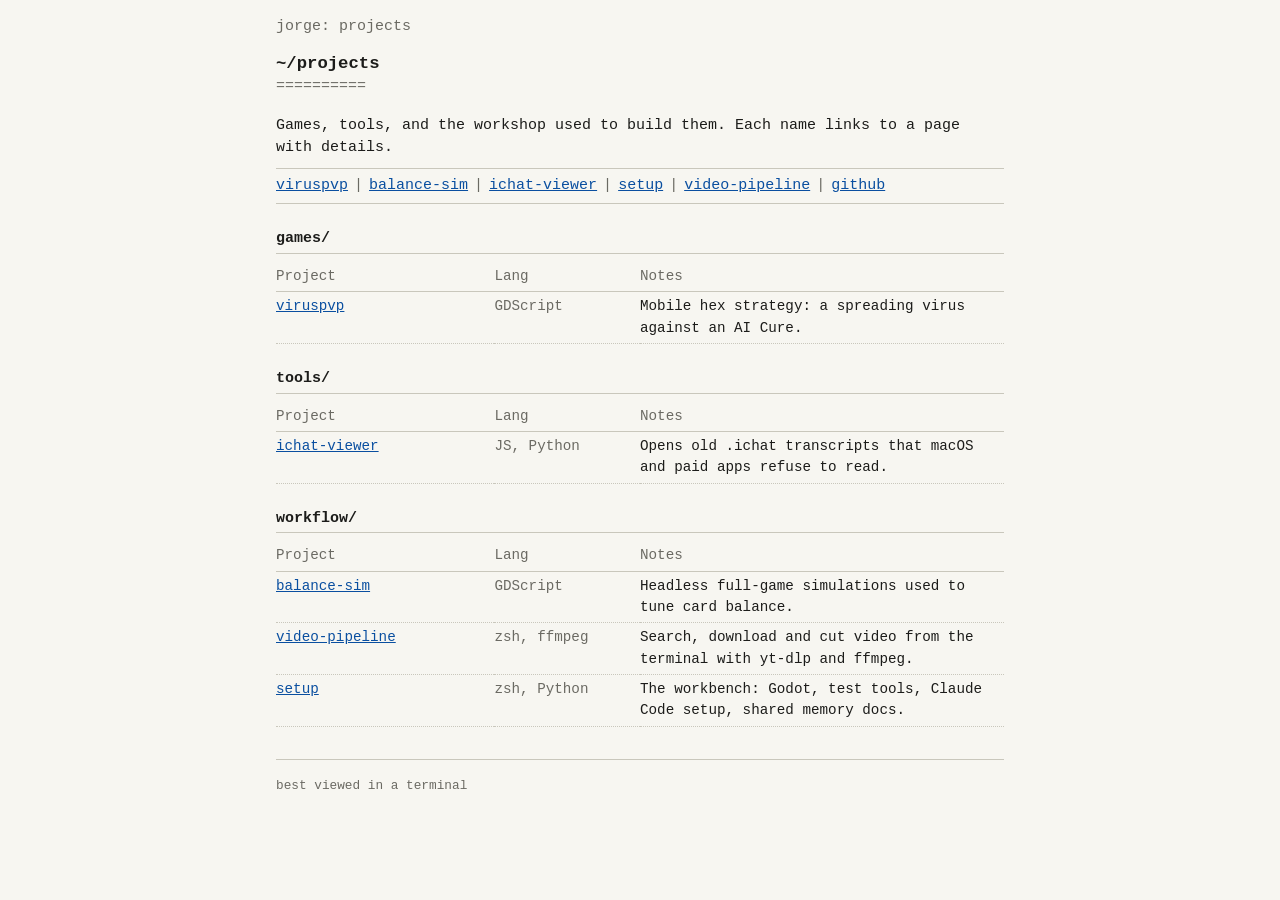
<file: index.html>
<!doctype html>
<html lang="en">
<head>
<meta charset="utf-8">
<meta name="viewport" content="width=device-width, initial-scale=1">
<title>Jorge's projects</title>
<link rel="stylesheet" href="style.css">
</head>
<body>

<p class="shell">jorge: projects</p>

<h1>~/projects</h1>
<div class="eq">==========</div>

<p>Games, tools, and the workshop used to build them. Each name links to a page with details.</p>

<nav>
<a href="viruspvp.html">viruspvp</a><span class="sep">|</span><a href="balance-sim.html">balance-sim</a><span class="sep">|</span><a href="ichat-viewer.html">ichat-viewer</a><span class="sep">|</span><a href="setup.html">setup</a><span class="sep">|</span><a href="video-pipeline.html">video-pipeline</a><span class="sep">|</span><a href="https://github.com/elementogeek">github</a>
</nav>

<h2>games/</h2>
<div class="table-wrap">
<table>
<thead><tr><th>Project</th><th>Lang</th><th>Notes</th></tr></thead>
<tbody>
<tr><td class="name"><a href="viruspvp.html">viruspvp</a></td><td class="lang">GDScript</td><td>Mobile hex strategy: a spreading virus against an AI Cure.</td></tr>
</tbody>
</table>
</div>

<h2>tools/</h2>
<div class="table-wrap">
<table>
<thead><tr><th>Project</th><th>Lang</th><th>Notes</th></tr></thead>
<tbody>
<tr><td class="name"><a href="ichat-viewer.html">ichat-viewer</a></td><td class="lang">JS, Python</td><td>Opens old .ichat transcripts that macOS and paid apps refuse to read.</td></tr>
</tbody>
</table>
</div>

<h2>workflow/</h2>
<div class="table-wrap">
<table>
<thead><tr><th>Project</th><th>Lang</th><th>Notes</th></tr></thead>
<tbody>
<tr><td class="name"><a href="balance-sim.html">balance-sim</a></td><td class="lang">GDScript</td><td>Headless full-game simulations used to tune card balance.</td></tr>
<tr><td class="name"><a href="video-pipeline.html">video-pipeline</a></td><td class="lang">zsh, ffmpeg</td><td>Search, download and cut video from the terminal with yt-dlp and ffmpeg.</td></tr>
<tr><td class="name"><a href="setup.html">setup</a></td><td class="lang">zsh, Python</td><td>The workbench: Godot, test tools, Claude Code setup, shared memory docs.</td></tr>
</tbody>
</table>
</div>

<footer>
<p>best viewed in a terminal</p>
</footer>

</body>
</html>
</file>
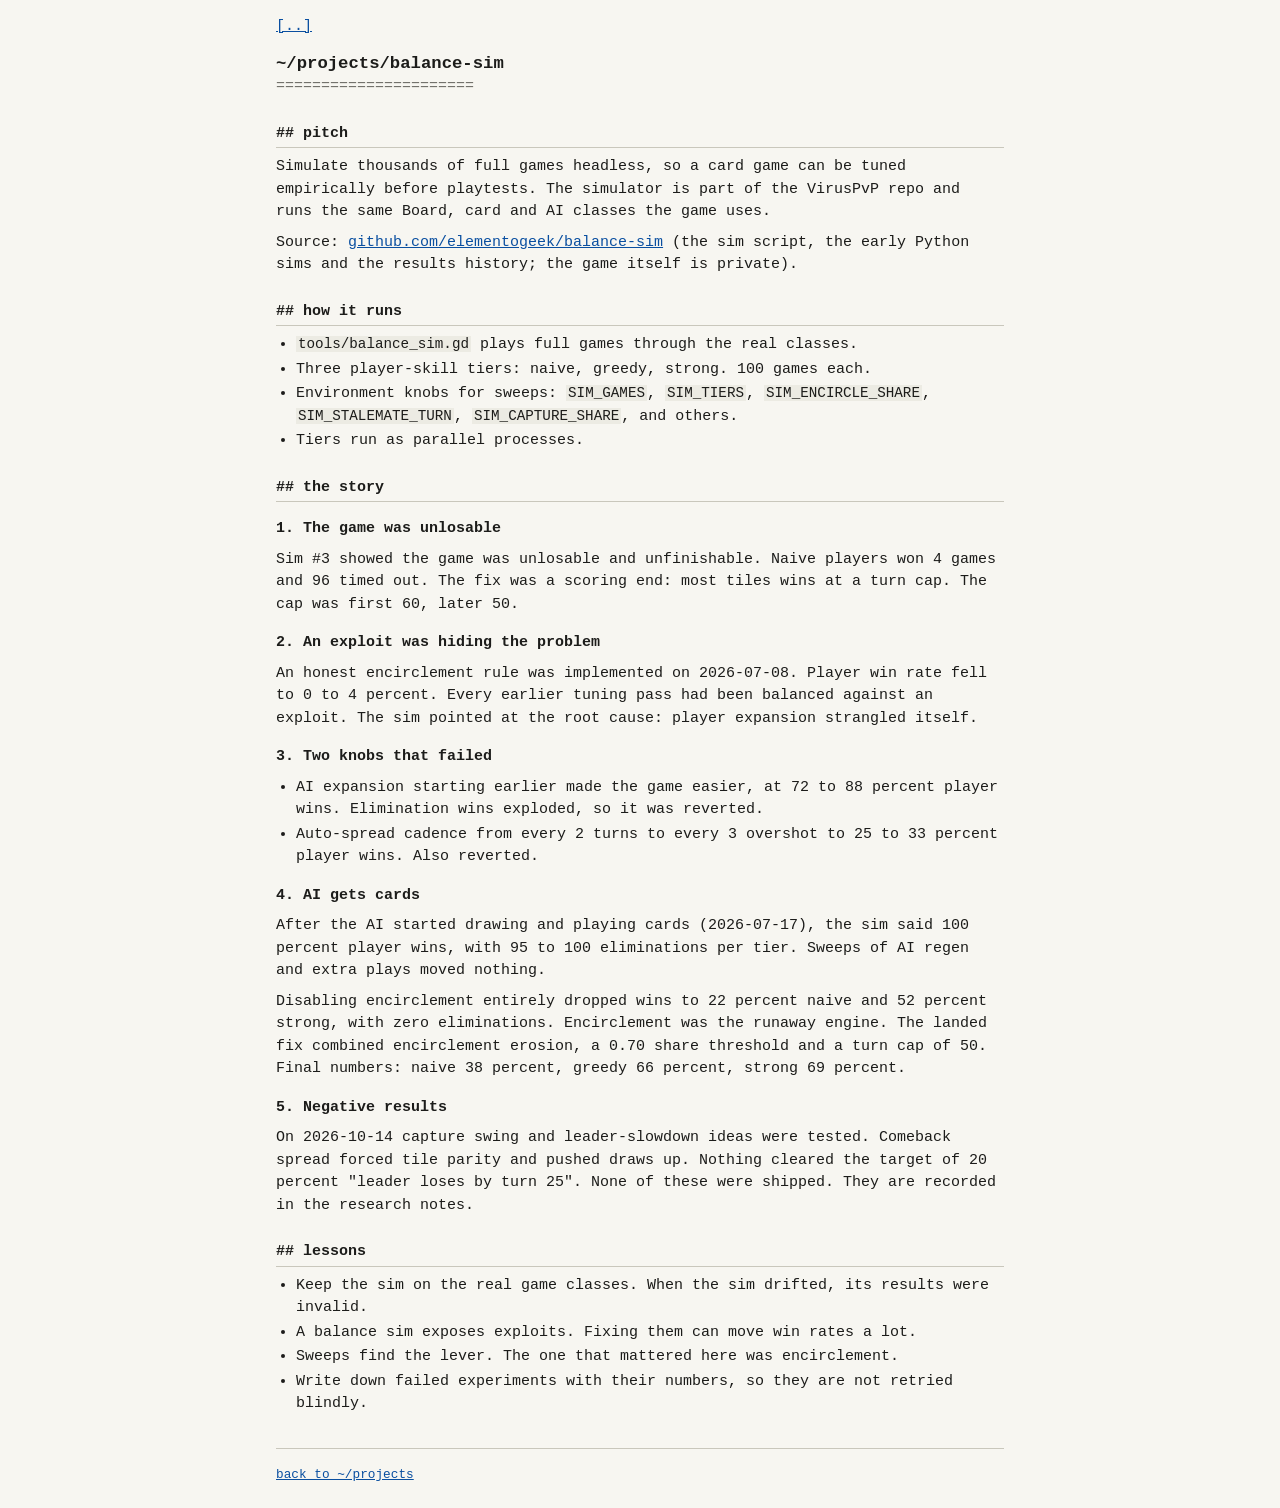
<file: balance-sim.html>
<!doctype html>
<html lang="en">
<head>
<meta charset="utf-8">
<meta name="viewport" content="width=device-width, initial-scale=1">
<title>Balance simulation</title>
<link rel="stylesheet" href="style.css">
</head>
<body>

<p class="shell"><a href="index.html">[..]</a></p>

<h1>~/projects/balance-sim</h1>
<div class="eq">======================</div>

<h2>## pitch</h2>
<p>Simulate thousands of full games headless, so a card game can be tuned empirically before playtests. The simulator is part of the VirusPvP repo and runs the same Board, card and AI classes the game uses.</p>
<p>Source: <a href="https://github.com/elementogeek/balance-sim">github.com/elementogeek/balance-sim</a> (the sim script, the early Python sims and the results history; the game itself is private).</p>

<h2>## how it runs</h2>
<ul>
<li><code>tools/balance_sim.gd</code> plays full games through the real classes.</li>
<li>Three player-skill tiers: naive, greedy, strong. 100 games each.</li>
<li>Environment knobs for sweeps: <code>SIM_GAMES</code>, <code>SIM_TIERS</code>, <code>SIM_ENCIRCLE_SHARE</code>, <code>SIM_STALEMATE_TURN</code>, <code>SIM_CAPTURE_SHARE</code>, and others.</li>
<li>Tiers run as parallel processes.</li>
</ul>

<h2>## the story</h2>

<h3>1. The game was unlosable</h3>
<p>Sim #3 showed the game was unlosable and unfinishable. Naive players won 4 games and 96 timed out. The fix was a scoring end: most tiles wins at a turn cap. The cap was first 60, later 50.</p>

<h3>2. An exploit was hiding the problem</h3>
<p>An honest encirclement rule was implemented on 2026-07-08. Player win rate fell to 0 to 4 percent. Every earlier tuning pass had been balanced against an exploit. The sim pointed at the root cause: player expansion strangled itself.</p>

<h3>3. Two knobs that failed</h3>
<ul>
<li>AI expansion starting earlier made the game easier, at 72 to 88 percent player wins. Elimination wins exploded, so it was reverted.</li>
<li>Auto-spread cadence from every 2 turns to every 3 overshot to 25 to 33 percent player wins. Also reverted.</li>
</ul>

<h3>4. AI gets cards</h3>
<p>After the AI started drawing and playing cards (2026-07-17), the sim said 100 percent player wins, with 95 to 100 eliminations per tier. Sweeps of AI regen and extra plays moved nothing.</p>
<p>Disabling encirclement entirely dropped wins to 22 percent naive and 52 percent strong, with zero eliminations. Encirclement was the runaway engine. The landed fix combined encirclement erosion, a 0.70 share threshold and a turn cap of 50. Final numbers: naive 38 percent, greedy 66 percent, strong 69 percent.</p>

<h3>5. Negative results</h3>
<p>On 2026-10-14 capture swing and leader-slowdown ideas were tested. Comeback spread forced tile parity and pushed draws up. Nothing cleared the target of 20 percent "leader loses by turn 25". None of these were shipped. They are recorded in the research notes.</p>

<h2>## lessons</h2>
<ul>
<li>Keep the sim on the real game classes. When the sim drifted, its results were invalid.</li>
<li>A balance sim exposes exploits. Fixing them can move win rates a lot.</li>
<li>Sweeps find the lever. The one that mattered here was encirclement.</li>
<li>Write down failed experiments with their numbers, so they are not retried blindly.</li>
</ul>

<footer>
<p><a href="index.html">back to ~/projects</a></p>
</footer>

</body>
</html>
</file>
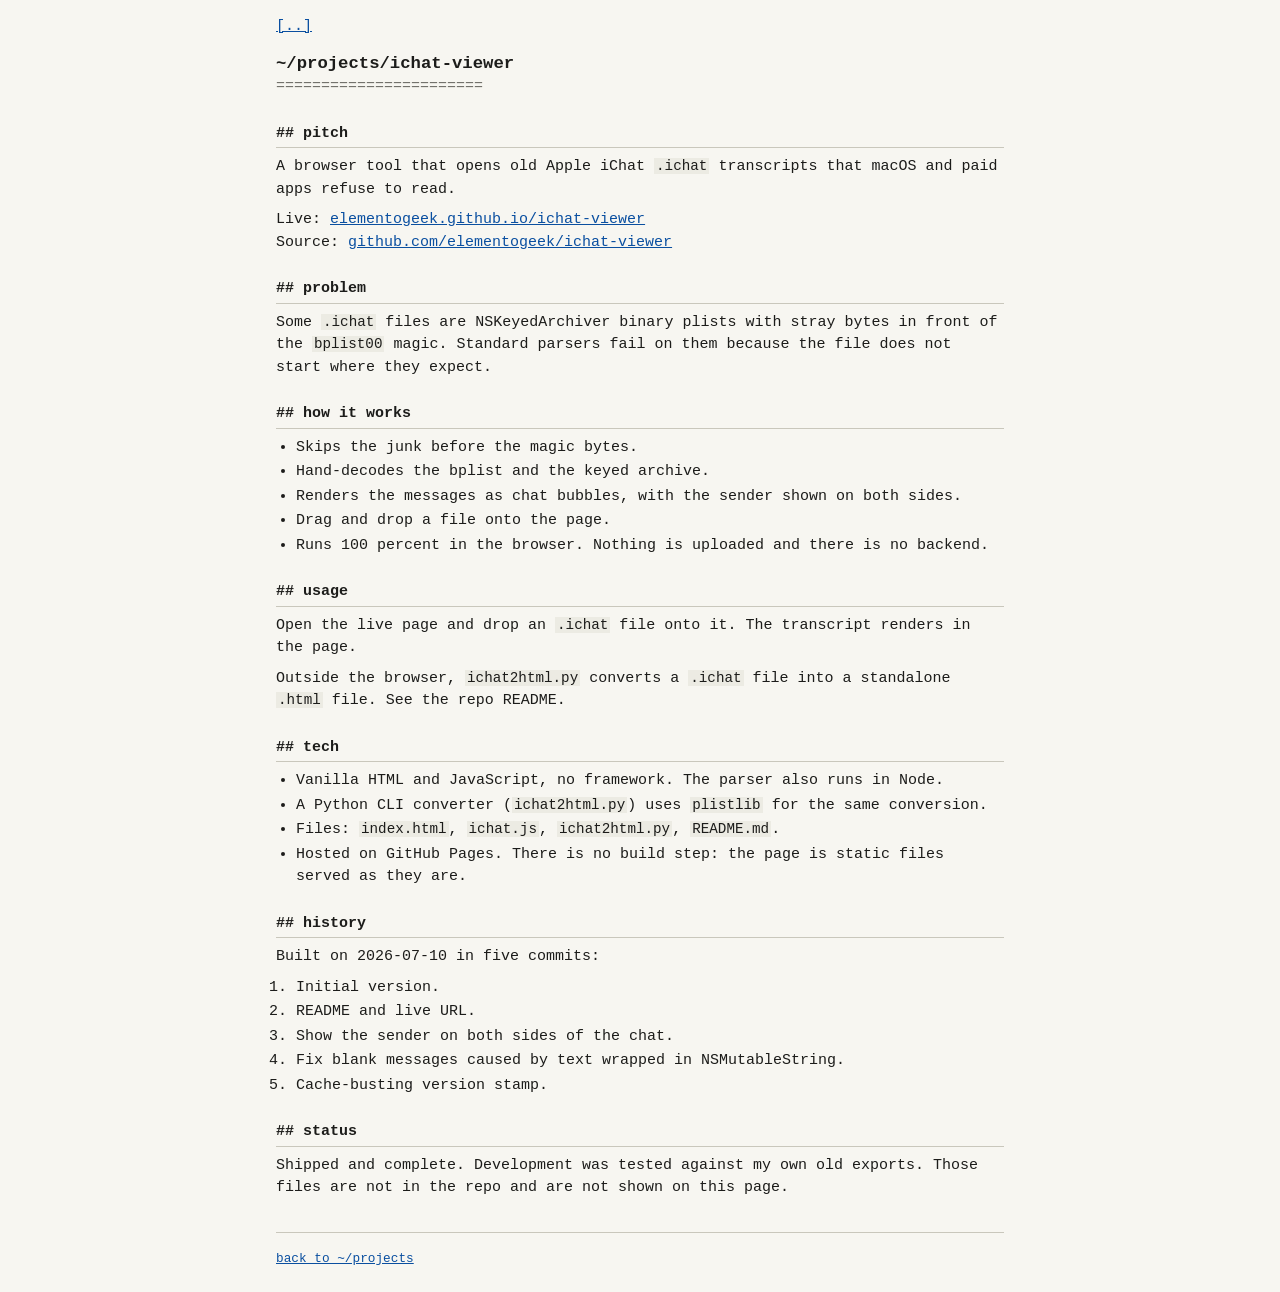
<file: ichat-viewer.html>
<!doctype html>
<html lang="en">
<head>
<meta charset="utf-8">
<meta name="viewport" content="width=device-width, initial-scale=1">
<title>iChat Viewer tool</title>
<link rel="stylesheet" href="style.css">
</head>
<body>

<p class="shell"><a href="index.html">[..]</a></p>

<h1>~/projects/ichat-viewer</h1>
<div class="eq">=======================</div>

<h2>## pitch</h2>
<p>A browser tool that opens old Apple iChat <code>.ichat</code> transcripts that macOS and paid apps refuse to read.</p>
<p>Live: <a href="https://elementogeek.github.io/ichat-viewer/">elementogeek.github.io/ichat-viewer</a><br>
Source: <a href="https://github.com/elementogeek/ichat-viewer">github.com/elementogeek/ichat-viewer</a></p>

<h2>## problem</h2>
<p>Some <code>.ichat</code> files are NSKeyedArchiver binary plists with stray bytes in front of the <code>bplist00</code> magic. Standard parsers fail on them because the file does not start where they expect.</p>

<h2>## how it works</h2>
<ul>
<li>Skips the junk before the magic bytes.</li>
<li>Hand-decodes the bplist and the keyed archive.</li>
<li>Renders the messages as chat bubbles, with the sender shown on both sides.</li>
<li>Drag and drop a file onto the page.</li>
<li>Runs 100 percent in the browser. Nothing is uploaded and there is no backend.</li>
</ul>

<h2>## usage</h2>
<p>Open the live page and drop an <code>.ichat</code> file onto it. The transcript renders in the page.</p>
<p>Outside the browser, <code>ichat2html.py</code> converts a <code>.ichat</code> file into a standalone <code>.html</code> file. See the repo README.</p>

<h2>## tech</h2>
<ul>
<li>Vanilla HTML and JavaScript, no framework. The parser also runs in Node.</li>
<li>A Python CLI converter (<code>ichat2html.py</code>) uses <code>plistlib</code> for the same conversion.</li>
<li>Files: <code>index.html</code>, <code>ichat.js</code>, <code>ichat2html.py</code>, <code>README.md</code>.</li>
<li>Hosted on GitHub Pages. There is no build step: the page is static files served as they are.</li>
</ul>

<h2>## history</h2>
<p>Built on 2026-07-10 in five commits:</p>
<ol>
<li>Initial version.</li>
<li>README and live URL.</li>
<li>Show the sender on both sides of the chat.</li>
<li>Fix blank messages caused by text wrapped in NSMutableString.</li>
<li>Cache-busting version stamp.</li>
</ol>

<h2>## status</h2>
<p>Shipped and complete. Development was tested against my own old exports. Those files are not in the repo and are not shown on this page.</p>


<footer>
<p><a href="index.html">back to ~/projects</a></p>
</footer>

</body>
</html>
</file>
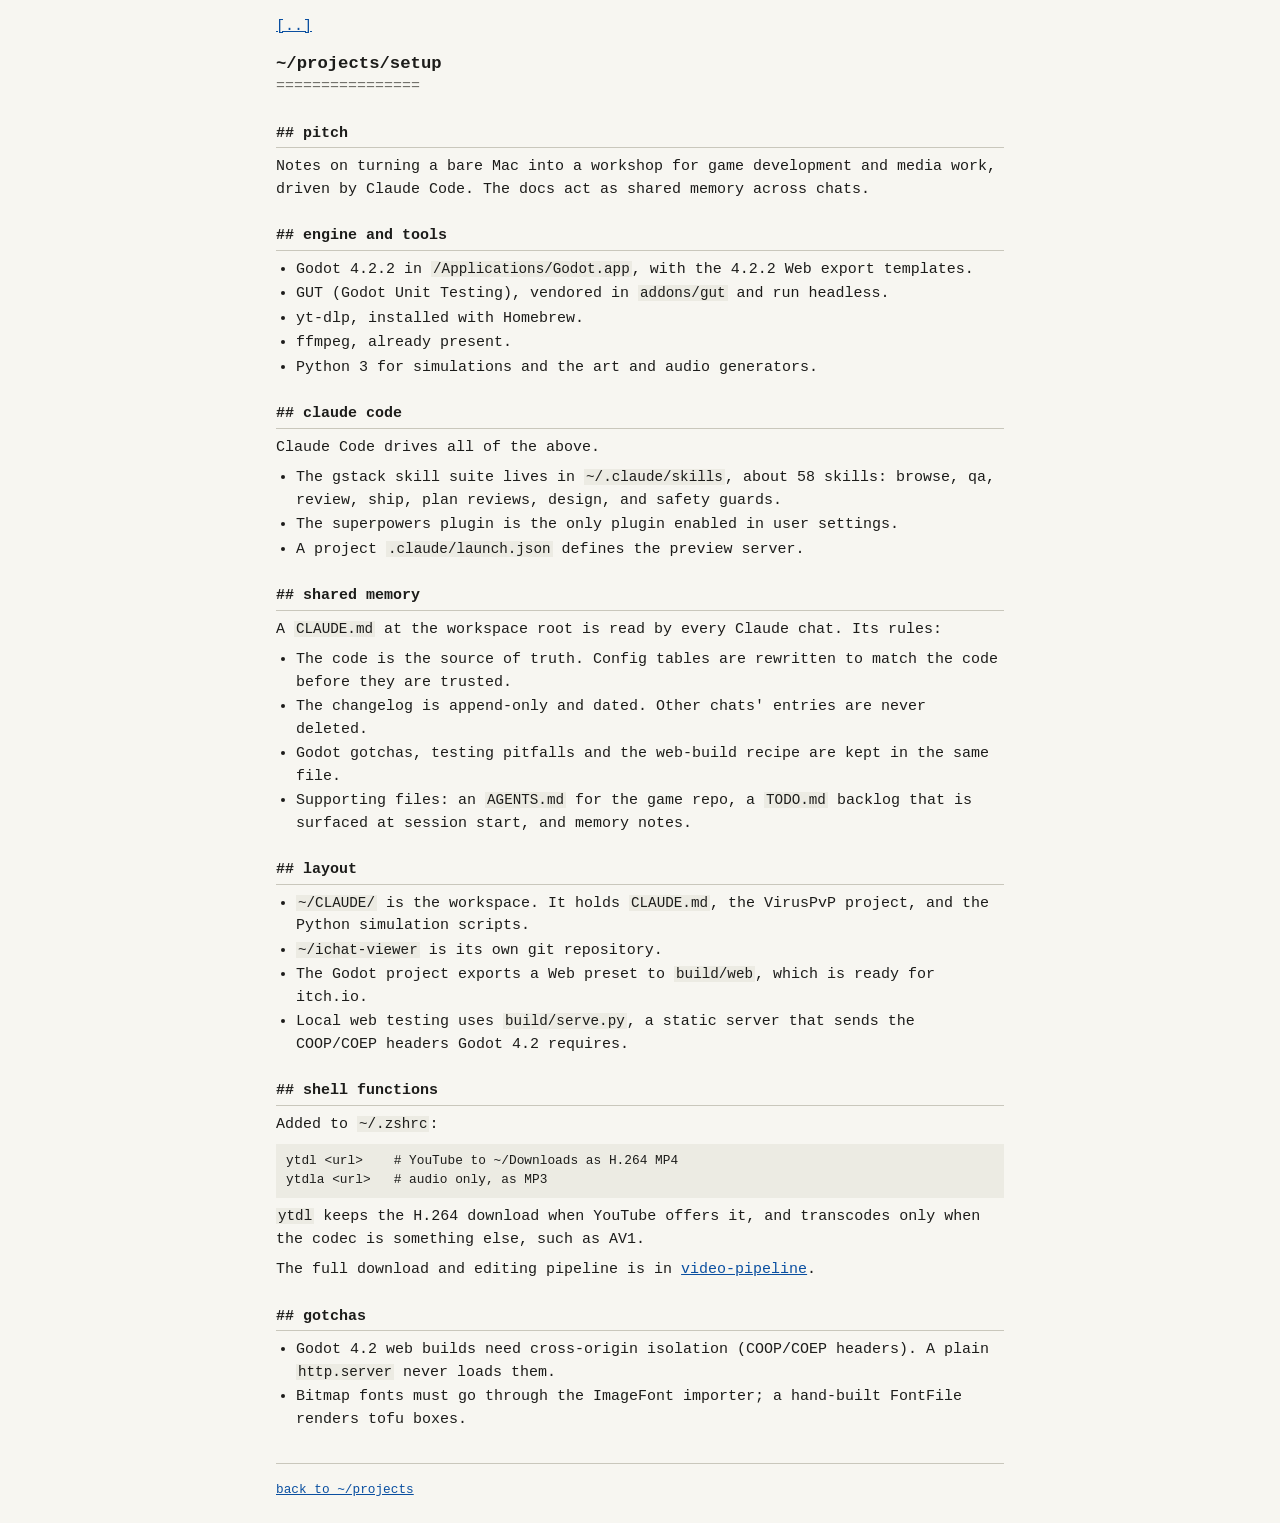
<file: setup.html>
<!doctype html>
<html lang="en">
<head>
<meta charset="utf-8">
<meta name="viewport" content="width=device-width, initial-scale=1">
<title>The workbench</title>
<link rel="stylesheet" href="style.css">
</head>
<body>

<p class="shell"><a href="index.html">[..]</a></p>

<h1>~/projects/setup</h1>
<div class="eq">================</div>

<h2>## pitch</h2>
<p>Notes on turning a bare Mac into a workshop for game development and media work, driven by Claude Code. The docs act as shared memory across chats.</p>

<h2>## engine and tools</h2>
<ul>
<li>Godot 4.2.2 in <code>/Applications/Godot.app</code>, with the 4.2.2 Web export templates.</li>
<li>GUT (Godot Unit Testing), vendored in <code>addons/gut</code> and run headless.</li>
<li>yt-dlp, installed with Homebrew.</li>
<li>ffmpeg, already present.</li>
<li>Python 3 for simulations and the art and audio generators.</li>
</ul>

<h2>## claude code</h2>
<p>Claude Code drives all of the above.</p>
<ul>
<li>The gstack skill suite lives in <code>~/.claude/skills</code>, about 58 skills: browse, qa, review, ship, plan reviews, design, and safety guards.</li>
<li>The superpowers plugin is the only plugin enabled in user settings.</li>
<li>A project <code>.claude/launch.json</code> defines the preview server.</li>
</ul>

<h2>## shared memory</h2>
<p>A <code>CLAUDE.md</code> at the workspace root is read by every Claude chat. Its rules:</p>
<ul>
<li>The code is the source of truth. Config tables are rewritten to match the code before they are trusted.</li>
<li>The changelog is append-only and dated. Other chats' entries are never deleted.</li>
<li>Godot gotchas, testing pitfalls and the web-build recipe are kept in the same file.</li>
<li>Supporting files: an <code>AGENTS.md</code> for the game repo, a <code>TODO.md</code> backlog that is surfaced at session start, and memory notes.</li>
</ul>

<h2>## layout</h2>
<ul>
<li><code>~/CLAUDE/</code> is the workspace. It holds <code>CLAUDE.md</code>, the VirusPvP project, and the Python simulation scripts.</li>
<li><code>~/ichat-viewer</code> is its own git repository.</li>
<li>The Godot project exports a Web preset to <code>build/web</code>, which is ready for itch.io.</li>
<li>Local web testing uses <code>build/serve.py</code>, a static server that sends the COOP/COEP headers Godot 4.2 requires.</li>
</ul>

<h2>## shell functions</h2>
<p>Added to <code>~/.zshrc</code>:</p>
<pre><code>ytdl &lt;url&gt;    # YouTube to ~/Downloads as H.264 MP4
ytdla &lt;url&gt;   # audio only, as MP3</code></pre>
<p><code>ytdl</code> keeps the H.264 download when YouTube offers it, and transcodes only when the codec is something else, such as AV1.</p>

<p>The full download and editing pipeline is in <a href="video-pipeline.html">video-pipeline</a>.</p>

<h2>## gotchas</h2>
<ul>
<li>Godot 4.2 web builds need cross-origin isolation (COOP/COEP headers). A plain <code>http.server</code> never loads them.</li>
<li>Bitmap fonts must go through the ImageFont importer; a hand-built FontFile renders tofu boxes.</li>
</ul>

<footer>
<p><a href="index.html">back to ~/projects</a></p>
</footer>

</body>
</html>
</file>
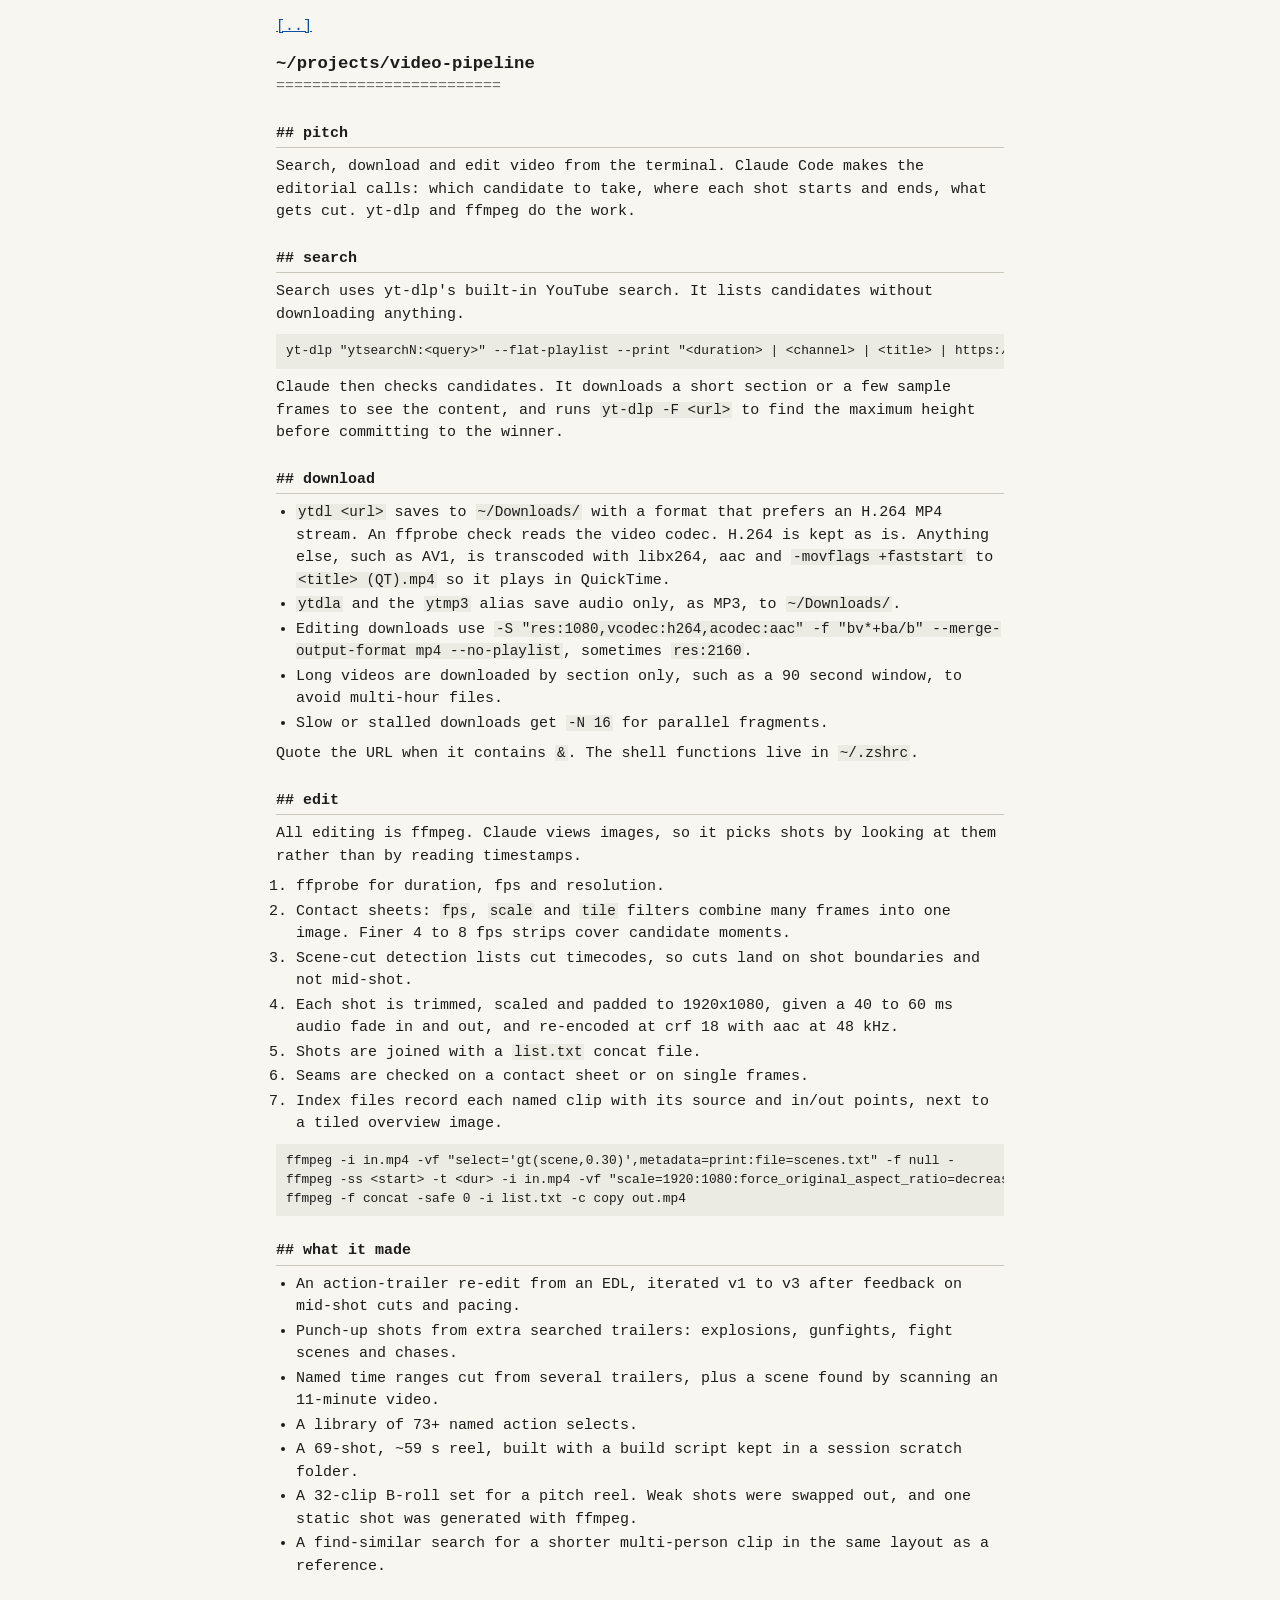
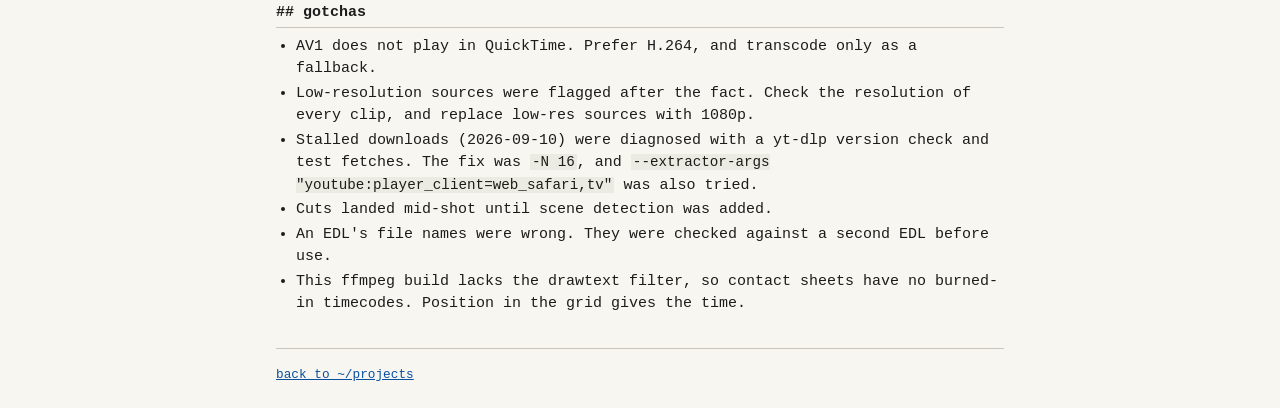
<file: video-pipeline.html>
<!doctype html>
<html lang="en">
<head>
<meta charset="utf-8">
<meta name="viewport" content="width=device-width, initial-scale=1">
<title>Video pipeline</title>
<link rel="stylesheet" href="style.css">
</head>
<body>

<p class="shell"><a href="index.html">[..]</a></p>

<h1>~/projects/video-pipeline</h1>
<div class="eq">=========================</div>

<h2>## pitch</h2>
<p>Search, download and edit video from the terminal. Claude Code makes the editorial calls: which candidate to take, where each shot starts and ends, what gets cut. yt-dlp and ffmpeg do the work.</p>

<h2>## search</h2>
<p>Search uses yt-dlp's built-in YouTube search. It lists candidates without downloading anything.</p>
<pre><code>yt-dlp "ytsearchN:&lt;query&gt;" --flat-playlist --print "&lt;duration&gt; | &lt;channel&gt; | &lt;title&gt; | https://youtu.be/&lt;id&gt;"</code></pre>
<p>Claude then checks candidates. It downloads a short section or a few sample frames to see the content, and runs <code>yt-dlp -F &lt;url&gt;</code> to find the maximum height before committing to the winner.</p>

<h2>## download</h2>
<ul>
<li><code>ytdl &lt;url&gt;</code> saves to <code>~/Downloads/</code> with a format that prefers an H.264 MP4 stream. An ffprobe check reads the video codec. H.264 is kept as is. Anything else, such as AV1, is transcoded with libx264, aac and <code>-movflags +faststart</code> to <code>&lt;title&gt; (QT).mp4</code> so it plays in QuickTime.</li>
<li><code>ytdla</code> and the <code>ytmp3</code> alias save audio only, as MP3, to <code>~/Downloads/</code>.</li>
<li>Editing downloads use <code>-S "res:1080,vcodec:h264,acodec:aac" -f "bv*+ba/b" --merge-output-format mp4 --no-playlist</code>, sometimes <code>res:2160</code>.</li>
<li>Long videos are downloaded by section only, such as a 90 second window, to avoid multi-hour files.</li>
<li>Slow or stalled downloads get <code>-N 16</code> for parallel fragments.</li>
</ul>
<p>Quote the URL when it contains <code>&amp;</code>. The shell functions live in <code>~/.zshrc</code>.</p>

<h2>## edit</h2>
<p>All editing is ffmpeg. Claude views images, so it picks shots by looking at them rather than by reading timestamps.</p>
<ol>
<li>ffprobe for duration, fps and resolution.</li>
<li>Contact sheets: <code>fps</code>, <code>scale</code> and <code>tile</code> filters combine many frames into one image. Finer 4 to 8 fps strips cover candidate moments.</li>
<li>Scene-cut detection lists cut timecodes, so cuts land on shot boundaries and not mid-shot.</li>
<li>Each shot is trimmed, scaled and padded to 1920x1080, given a 40 to 60 ms audio fade in and out, and re-encoded at crf 18 with aac at 48 kHz.</li>
<li>Shots are joined with a <code>list.txt</code> concat file.</li>
<li>Seams are checked on a contact sheet or on single frames.</li>
<li>Index files record each named clip with its source and in/out points, next to a tiled overview image.</li>
</ol>
<pre><code>ffmpeg -i in.mp4 -vf "select='gt(scene,0.30)',metadata=print:file=scenes.txt" -f null -
ffmpeg -ss &lt;start&gt; -t &lt;dur&gt; -i in.mp4 -vf "scale=1920:1080:force_original_aspect_ratio=decrease,pad=1920:1080:(ow-iw)/2:(oh-ih)/2,setsar=1,format=yuv420p" -c:v libx264 -crf 18 -c:a aac -ar 48000 shot_014.mp4
ffmpeg -f concat -safe 0 -i list.txt -c copy out.mp4</code></pre>

<h2>## what it made</h2>
<ul>
<li>An action-trailer re-edit from an EDL, iterated v1 to v3 after feedback on mid-shot cuts and pacing.</li>
<li>Punch-up shots from extra searched trailers: explosions, gunfights, fight scenes and chases.</li>
<li>Named time ranges cut from several trailers, plus a scene found by scanning an 11-minute video.</li>
<li>A library of 73+ named action selects.</li>
<li>A 69-shot, ~59 s reel, built with a build script kept in a session scratch folder.</li>
<li>A 32-clip B-roll set for a pitch reel. Weak shots were swapped out, and one static shot was generated with ffmpeg.</li>
<li>A find-similar search for a shorter multi-person clip in the same layout as a reference.</li>
</ul>

<h2>## gotchas</h2>
<ul>
<li>AV1 does not play in QuickTime. Prefer H.264, and transcode only as a fallback.</li>
<li>Low-resolution sources were flagged after the fact. Check the resolution of every clip, and replace low-res sources with 1080p.</li>
<li>Stalled downloads (2026-09-10) were diagnosed with a yt-dlp version check and test fetches. The fix was <code>-N 16</code>, and <code>--extractor-args "youtube:player_client=web_safari,tv"</code> was also tried.</li>
<li>Cuts landed mid-shot until scene detection was added.</li>
<li>An EDL's file names were wrong. They were checked against a second EDL before use.</li>
<li>This ffmpeg build lacks the drawtext filter, so contact sheets have no burned-in timecodes. Position in the grid gives the time.</li>
</ul>

<footer>
<p><a href="index.html">back to ~/projects</a></p>
</footer>

</body>
</html>
</file>
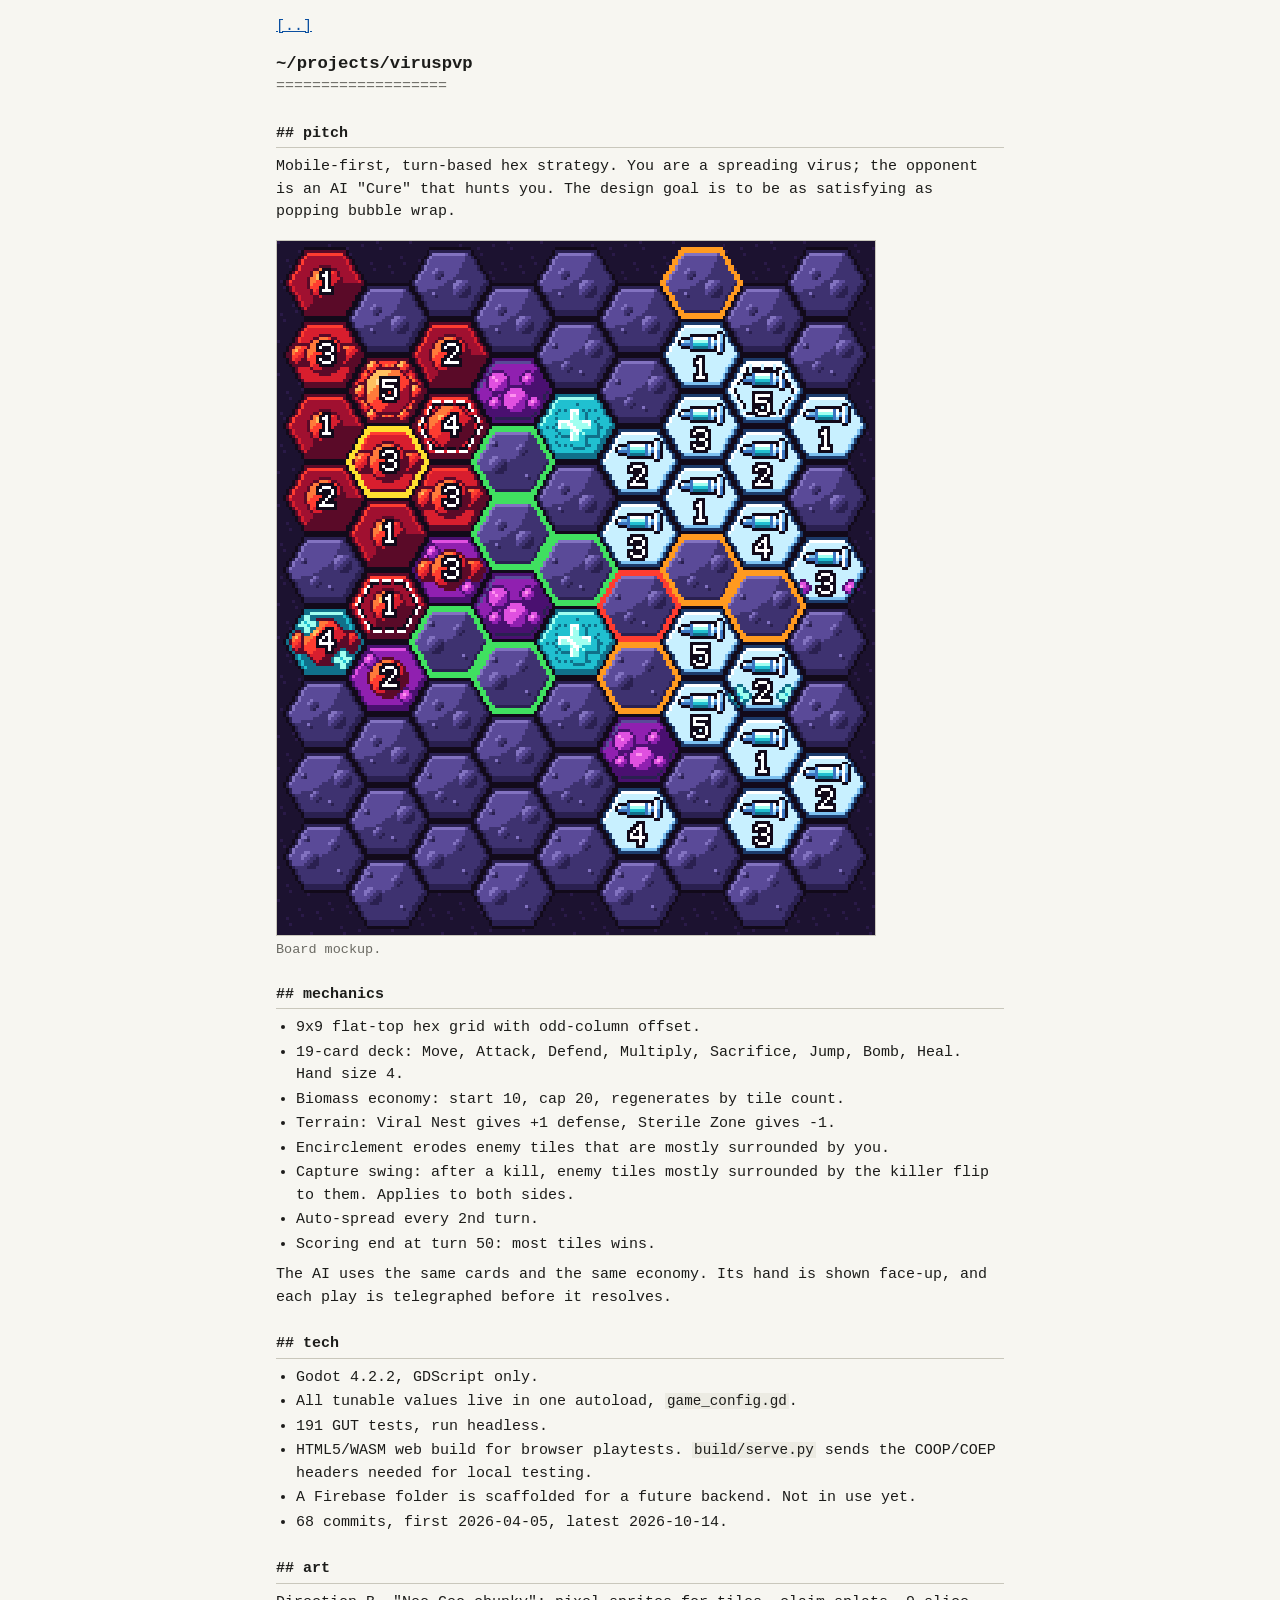
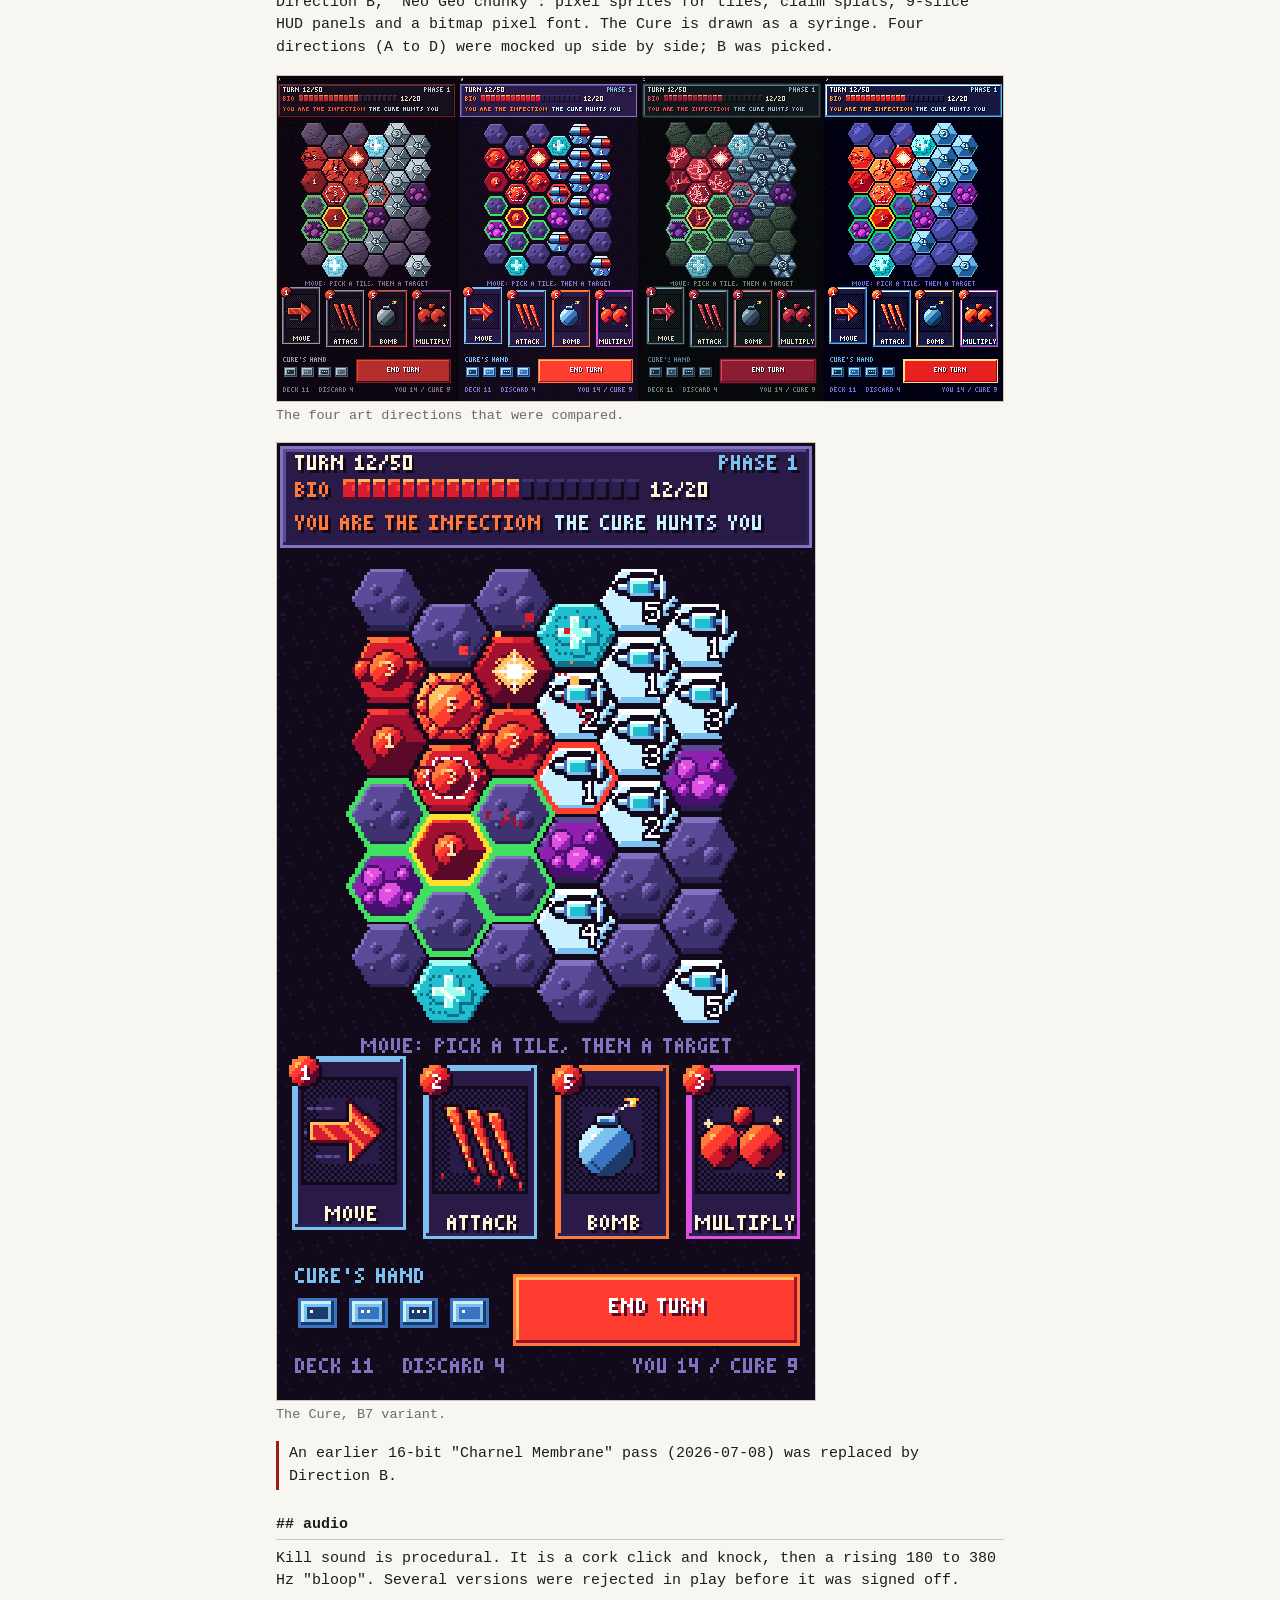
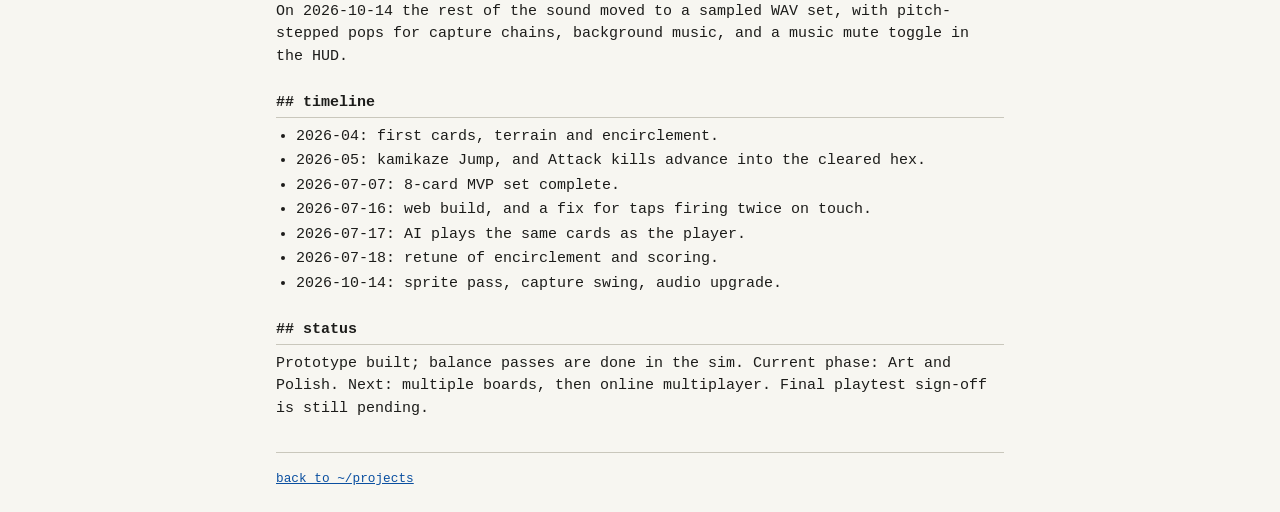
<file: viruspvp.html>
<!doctype html>
<html lang="en">
<head>
<meta charset="utf-8">
<meta name="viewport" content="width=device-width, initial-scale=1">
<title>VirusPvP game</title>
<link rel="stylesheet" href="style.css">
</head>
<body>

<p class="shell"><a href="index.html">[..]</a></p>

<h1>~/projects/viruspvp</h1>
<div class="eq">===================</div>

<h2>## pitch</h2>
<p>Mobile-first, turn-based hex strategy. You are a spreading virus; the opponent is an AI "Cure" that hunts you. The design goal is to be as satisfying as popping bubble wrap.</p>

<figure>
<img src="img/preview_board.png" width="600" height="696" alt="Board mockup for VirusPvP">
<figcaption>Board mockup.</figcaption>
</figure>

<h2>## mechanics</h2>
<ul>
<li>9x9 flat-top hex grid with odd-column offset.</li>
<li>19-card deck: Move, Attack, Defend, Multiply, Sacrifice, Jump, Bomb, Heal. Hand size 4.</li>
<li>Biomass economy: start 10, cap 20, regenerates by tile count.</li>
<li>Terrain: Viral Nest gives +1 defense, Sterile Zone gives -1.</li>
<li>Encirclement erodes enemy tiles that are mostly surrounded by you.</li>
<li>Capture swing: after a kill, enemy tiles mostly surrounded by the killer flip to them. Applies to both sides.</li>
<li>Auto-spread every 2nd turn.</li>
<li>Scoring end at turn 50: most tiles wins.</li>
</ul>
<p>The AI uses the same cards and the same economy. Its hand is shown face-up, and each play is telegraphed before it resolves.</p>

<h2>## tech</h2>
<ul>
<li>Godot 4.2.2, GDScript only.</li>
<li>All tunable values live in one autoload, <code>game_config.gd</code>.</li>
<li>191 GUT tests, run headless.</li>
<li>HTML5/WASM web build for browser playtests. <code>build/serve.py</code> sends the COOP/COEP headers needed for local testing.</li>
<li>A Firebase folder is scaffolded for a future backend. Not in use yet.</li>
<li>68 commits, first 2026-04-05, latest 2026-10-14.</li>
</ul>

<h2>## art</h2>
<p>Direction B, "Neo Geo chunky": pixel sprites for tiles, claim splats, 9-slice HUD panels and a bitmap pixel font. The Cure is drawn as a syringe. Four directions (A to D) were mocked up side by side; B was picked.</p>

<figure>
<img src="img/compare_ABCD.png" width="2190" height="980" alt="Four art direction mockups, A to D">
<figcaption>The four art directions that were compared.</figcaption>
</figure>

<figure>
<img src="img/mockup_B7.png" width="540" height="960" alt="Mockup of the syringe Cure">
<figcaption>The Cure, B7 variant.</figcaption>
</figure>

<p class="note">An earlier 16-bit "Charnel Membrane" pass (2026-07-08) was replaced by Direction B.</p>

<h2>## audio</h2>
<p>Kill sound is procedural. It is a cork click and knock, then a rising 180 to 380 Hz "bloop". Several versions were rejected in play before it was signed off.</p>
<p>On 2026-10-14 the rest of the sound moved to a sampled WAV set, with pitch-stepped pops for capture chains, background music, and a music mute toggle in the HUD.</p>

<h2>## timeline</h2>
<ul>
<li>2026-04: first cards, terrain and encirclement.</li>
<li>2026-05: kamikaze Jump, and Attack kills advance into the cleared hex.</li>
<li>2026-07-07: 8-card MVP set complete.</li>
<li>2026-07-16: web build, and a fix for taps firing twice on touch.</li>
<li>2026-07-17: AI plays the same cards as the player.</li>
<li>2026-07-18: retune of encirclement and scoring.</li>
<li>2026-10-14: sprite pass, capture swing, audio upgrade.</li>
</ul>

<h2>## status</h2>
<p>Prototype built; balance passes are done in the sim. Current phase: Art and Polish. Next: multiple boards, then online multiplayer. Final playtest sign-off is still pending.</p>

<footer>
<p><a href="index.html">back to ~/projects</a></p>
</footer>

</body>
</html>
</file>
<file: style.css>
:root {
  --bg: #f7f6f1;
  --fg: #1c1c1a;
  --muted: #6b6a63;
  --link: #0a4fa0;
  --visited: #5b3a8c;
  --rule: #c9c7bc;
  --th-bg: #ebe9e0;
  --code-bg: #ecebe3;
  --accent: #9b1c1c;
}

@media (prefers-color-scheme: dark) {
  :root:not([data-theme="light"]) {
    --bg: #141413;
    --fg: #d9d8cf;
    --muted: #8f8e85;
    --link: #8ab8f0;
    --visited: #c3a7f0;
    --rule: #3a3a36;
    --th-bg: #1e1e1c;
    --code-bg: #1d1d1b;
    --accent: #e06a6a;
  }
}

:root[data-theme="dark"] {
  --bg: #141413;
  --fg: #d9d8cf;
  --muted: #8f8e85;
  --link: #8ab8f0;
  --visited: #c3a7f0;
  --rule: #3a3a36;
  --th-bg: #1e1e1c;
  --code-bg: #1d1d1b;
  --accent: #e06a6a;
}

* {
  box-sizing: border-box;
}

html {
  -webkit-text-size-adjust: 100%;
}

body {
  background: var(--bg);
  color: var(--fg);
  font-family: ui-monospace, Menlo, Consolas, "Liberation Mono", monospace;
  font-size: 15px;
  line-height: 1.5;
  margin: 0 auto;
  padding: 16px;
  max-width: 760px;
  overflow-wrap: break-word;
}

a {
  color: var(--link);
}

a:visited {
  color: var(--visited);
}

.shell {
  margin: 0 0 12px;
  color: var(--muted);
}

h1 {
  font-size: 1.15em;
  margin: 0;
  font-weight: bold;
}

.eq {
  white-space: pre;
  overflow: hidden;
  color: var(--muted);
  margin-bottom: 16px;
}

h2 {
  font-size: 1em;
  font-weight: bold;
  margin: 24px 0 8px;
  padding-bottom: 2px;
  border-bottom: 1px solid var(--rule);
}

h3 {
  font-size: 1em;
  font-weight: bold;
  margin: 16px 0 4px;
}

p, ul, ol {
  margin: 8px 0;
  padding-left: 0;
}

ul, ol {
  padding-left: 20px;
}

li {
  margin: 2px 0;
}

nav {
  margin: 0 0 16px;
  padding: 6px 0;
  border-top: 1px solid var(--rule);
  border-bottom: 1px solid var(--rule);
}

nav a {
  margin-right: 6px;
}

.sep {
  color: var(--muted);
  margin-right: 6px;
}

.table-wrap {
  width: 100%;
  overflow-x: auto;
  margin: 8px 0 16px;
  -webkit-overflow-scrolling: touch;
}

table {
  width: 100%;
  border-collapse: collapse;
  font-size: 0.95em;
}

th, td {
  text-align: left;
  vertical-align: top;
  padding: 4px 8px 4px 0;
  border-bottom: 1px dotted var(--rule);
}

th {
  color: var(--muted);
  font-weight: normal;
  border-bottom: 1px solid var(--rule);
}

td.name {
  width: 30%;
  white-space: nowrap;
}

td.lang {
  width: 20%;
  color: var(--muted);
}

pre {
  background: var(--code-bg);
  padding: 8px 10px;
  margin: 8px 0;
  overflow-x: auto;
  font-size: 0.9em;
  line-height: 1.4;
  max-width: 100%;
}

code {
  font-family: inherit;
  font-size: 0.95em;
  background: var(--code-bg);
  padding: 0 2px;
}

pre code {
  background: none;
  padding: 0;
}

img {
  max-width: 100%;
  height: auto;
  image-rendering: pixelated;
  image-rendering: crisp-edges;
  display: block;
  border: 1px solid var(--rule);
}

figure {
  margin: 16px 0;
  padding: 0;
}

figcaption {
  color: var(--muted);
  font-size: 0.9em;
  margin-top: 4px;
}

.dim {
  color: var(--muted);
}

.note {
  border-left: 3px solid var(--accent);
  padding: 2px 0 2px 10px;
  margin: 12px 0;
}

footer {
  margin-top: 32px;
  padding-top: 8px;
  border-top: 1px solid var(--rule);
  color: var(--muted);
  font-size: 0.85em;
}

@media (max-width: 480px) {
  body {
    padding: 16px;
    font-size: 14px;
  }

  th, td {
    padding-right: 6px;
  }
}
</file>
